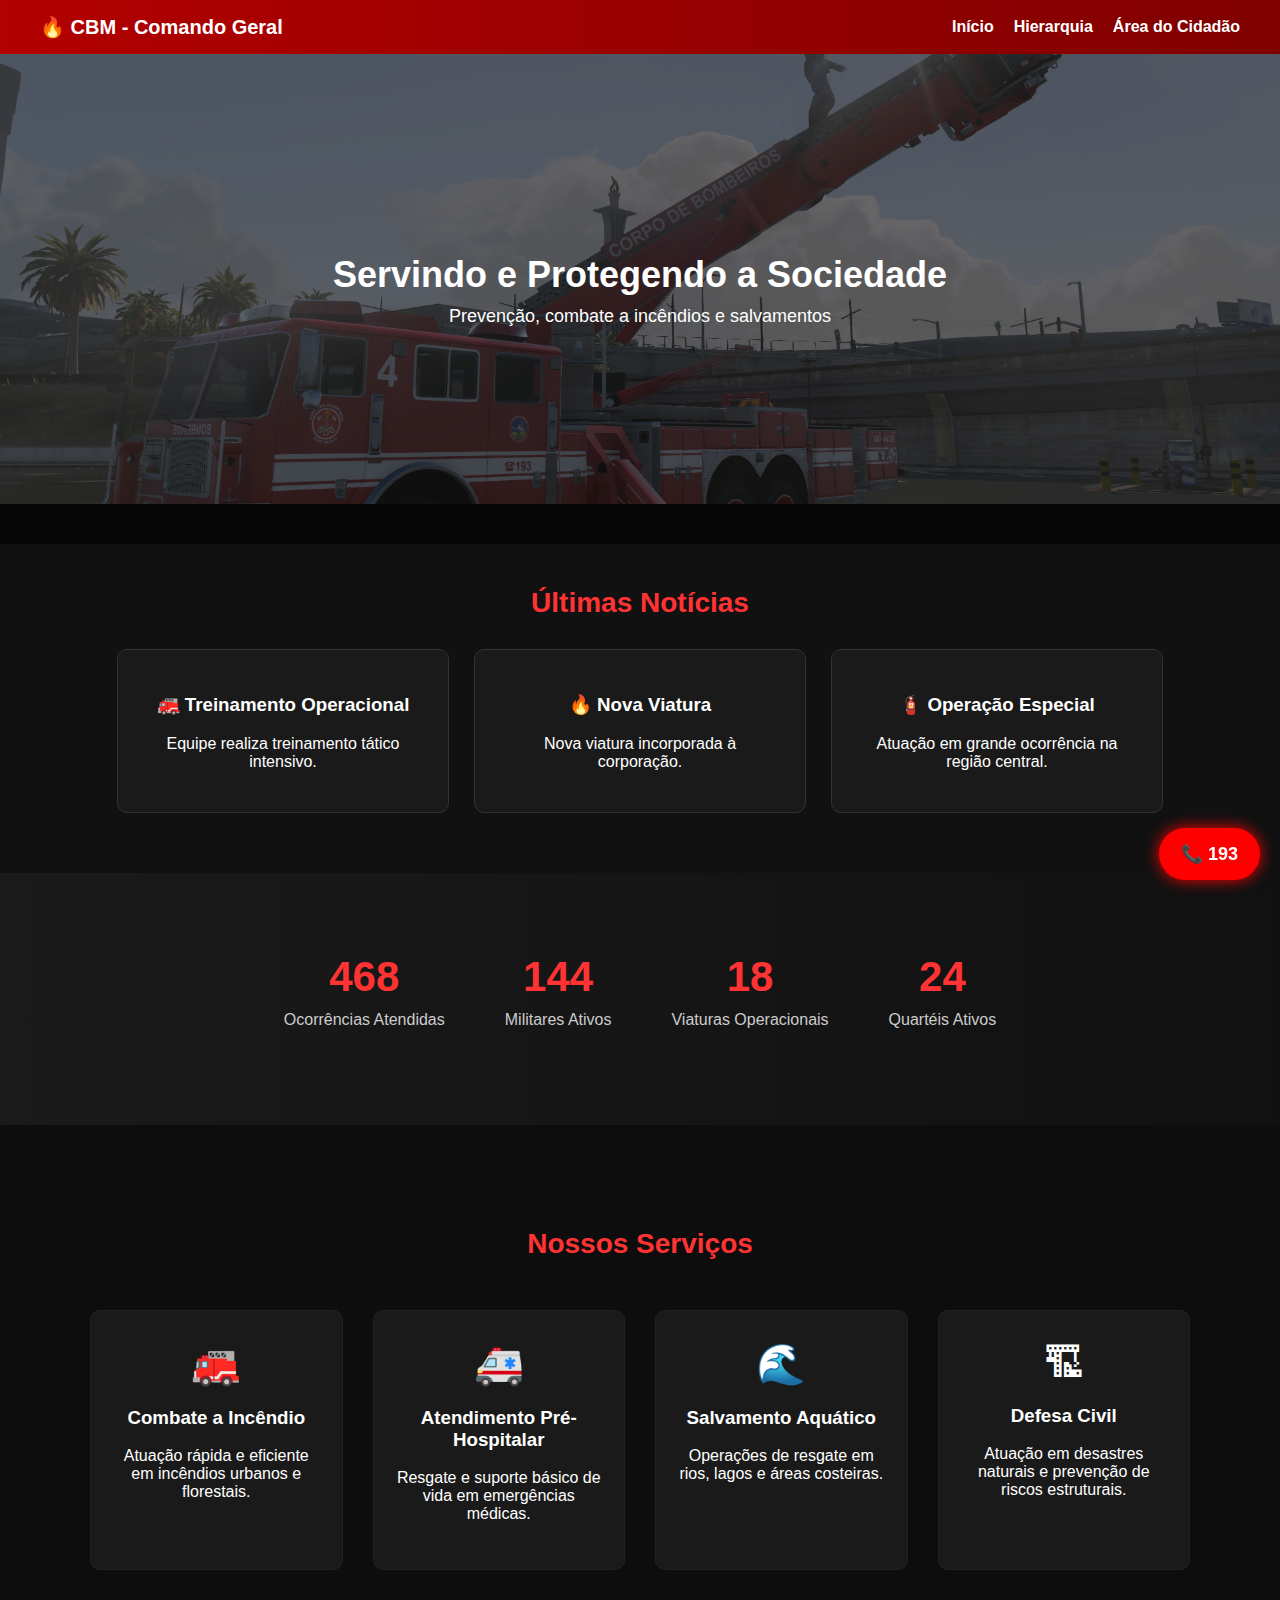
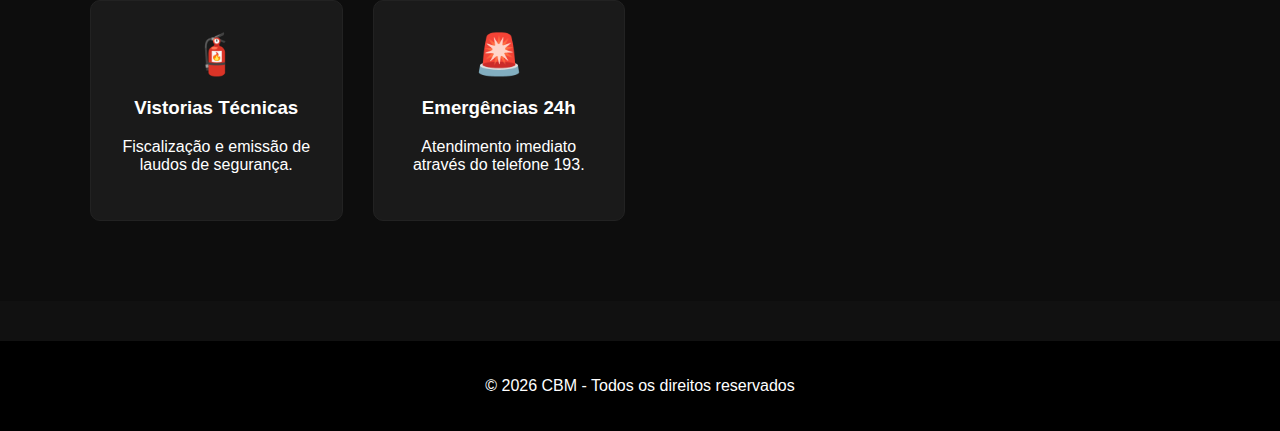
<file: index.html>
<!DOCTYPE html>
<html lang="pt-br">
<head>
<meta charset="UTF-8">
<meta name="viewport" content="width=device-width, initial-scale=1.0">
<title>CBM - Comando Geral</title>
<link rel="stylesheet" href="style.css">
</head>
<body>

<header class="topo">
    <div class="logo">🔥 CBM - Comando Geral</div>
    <nav>
        <ul>
            <li><a href="index.html">Início</a></li>
            <li><a href="hierarquia.html">Hierarquia</a></li>
            <li><a href="cidadao.html">Área do Cidadão</a></li>
        </ul>
    </nav>
</header>

<section class="hero">
    <div class="overlay">
        <h1>Servindo e Protegendo a Sociedade</h1>
        <p>Prevenção, combate a incêndios e salvamentos</p>
    </div>
</section>

<!-- NOTÍCIAS -->
<section class="noticias">
    <h2>Últimas Notícias</h2>

    <div class="cards">
        <div class="card">
            <h3>🚒 Treinamento Operacional</h3>
            <p>Equipe realiza treinamento tático intensivo.</p>
        </div>

        <div class="card">
            <h3>🔥 Nova Viatura</h3>
            <p>Nova viatura incorporada à corporação.</p>
        </div>

        <div class="card">
            <h3>🧯 Operação Especial</h3>
            <p>Atuação em grande ocorrência na região central.</p>
        </div>
    </div>
</section>

<!-- ESTATÍSTICAS -->
<section class="estatisticas">
    <div class="stat">
        <h2 class="contador" data-numero="1254">0</h2>
        <p>Ocorrências Atendidas</p>
    </div>

    <div class="stat">
        <h2 class="contador" data-numero="320">0</h2>
        <p>Militares Ativos</p>
    </div>

    <div class="stat">
        <h2 class="contador" data-numero="18">0</h2>
        <p>Viaturas Operacionais</p>
    </div>

    <div class="stat">
        <h2 class="contador" data-numero="24">0</h2>
        <p>Quartéis Ativos</p>
    </div>
</section>

<!-- SERVIÇOS -->
<section class="servicos">
    <h2>Nossos Serviços</h2>

    <div class="servicos-grid">

        <div class="servico">
            <div class="icone">🚒</div>
            <h3>Combate a Incêndio</h3>
            <p>Atuação rápida e eficiente em incêndios urbanos e florestais.</p>
        </div>

        <div class="servico">
            <div class="icone">🚑</div>
            <h3>Atendimento Pré-Hospitalar</h3>
            <p>Resgate e suporte básico de vida em emergências médicas.</p>
        </div>

        <div class="servico">
            <div class="icone">🌊</div>
            <h3>Salvamento Aquático</h3>
            <p>Operações de resgate em rios, lagos e áreas costeiras.</p>
        </div>

        <div class="servico">
            <div class="icone">🏗</div>
            <h3>Defesa Civil</h3>
            <p>Atuação em desastres naturais e prevenção de riscos estruturais.</p>
        </div>

        <div class="servico">
            <div class="icone">🧯</div>
            <h3>Vistorias Técnicas</h3>
            <p>Fiscalização e emissão de laudos de segurança.</p>
        </div>

        <div class="servico">
            <div class="icone">🚨</div>
            <h3>Emergências 24h</h3>
            <p>Atendimento imediato através do telefone 193.</p>
        </div>

    </div>
</section>

<a href="#" class="btn193">📞 193</a>

<footer>
    <p>© 2026 CBM - Todos os direitos reservados</p>
</footer>

<script src="script.js"></script>
</body>
</html>
</file>
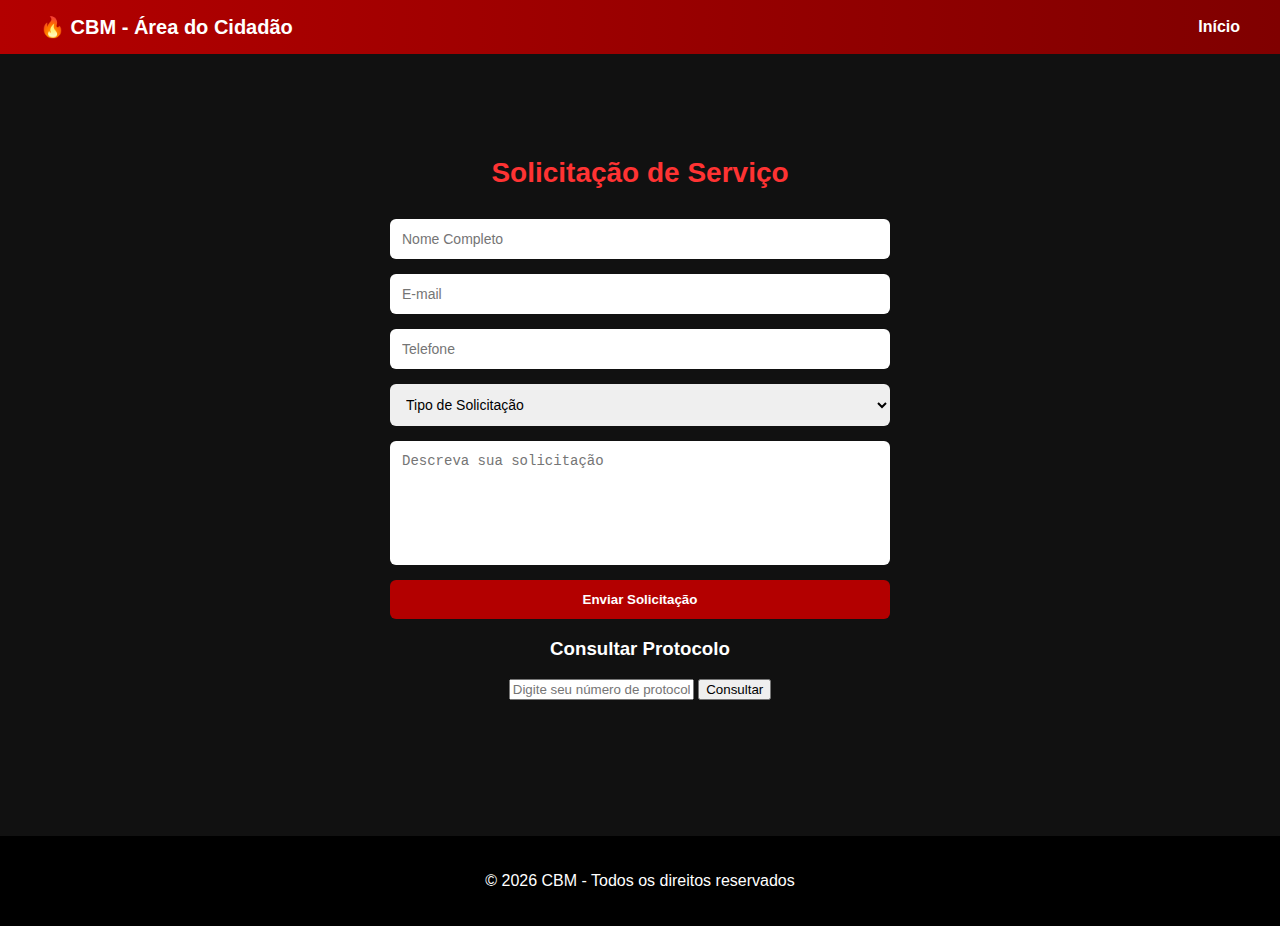
<file: cidadao.html>
<!DOCTYPE html>
<html lang="pt-br">
<head>
<meta charset="UTF-8">
<meta name="viewport" content="width=device-width, initial-scale=1.0">
<title>Área do Cidadão - CBM</title>
<link rel="stylesheet" href="style.css">
</head>
<body>

<header class="topo">
    <div class="logo">🔥 CBM - Área do Cidadão</div>
    <nav>
        <ul>
            <li><a href="index.html">Início</a></li>
        </ul>
    </nav>
</header>

<section class="cidadao">
    <h2>Solicitação de Serviço</h2>

    <form id="formSolicitacao" 
          action="https://formsubmit.co/lh274655@gmail.com" 
          method="POST"
          onsubmit="gerarProtocolo()">

        <!-- Configuração FormSubmit -->
        <input type="hidden" name="_captcha" value="false">
        <input type="hidden" name="_subject" value="Nova Solicitação - CBM">
        <input type="hidden" name="_template" value="table">
        <input type="hidden" name="Protocolo" id="protocoloHidden">

        <input type="text" name="Nome" placeholder="Nome Completo" required>
        <input type="email" name="Email" placeholder="E-mail" required>
        <input type="text" name="Telefone" placeholder="Telefone" required>

        <select name="Tipo de Solicitação" required>
            <option value="">Tipo de Solicitação</option>
            <option>Vistoria Técnica</option>
            <option>Denúncia</option>
            <option>Ocorrência</option>
            <option>Informação</option>
        </select>

        <textarea name="Descrição" placeholder="Descreva sua solicitação" required></textarea>

        <button type="submit">Enviar Solicitação</button>
    </form>

    <div class="protocolo-box">
        <h3>Consultar Protocolo</h3>
        <input type="text" id="consultaProtocolo" placeholder="Digite seu número de protocolo">
        <button onclick="consultarProtocolo()">Consultar</button>
        <p id="resultadoConsulta"></p>
    </div>

</section>

<footer>
    <p>© 2026 CBM - Todos os direitos reservados</p>
</footer>

<script>
function gerarProtocolo() {
    const protocolo = Math.floor(Math.random() * 1000000);
    document.getElementById("protocoloHidden").value = protocolo;
    alert("Solicitação enviada com sucesso!\nSeu protocolo é: " + protocolo);
}

function consultarProtocolo() {
    const numero = document.getElementById("consultaProtocolo").value;
    const resultado = document.getElementById("resultadoConsulta");

    if(numero === ""){
        resultado.innerText = "Digite um número válido.";
    } else {
        resultado.innerText = "Protocolo " + numero + " está em análise.";
    }
}
</script>

</body>
</html>
</file>
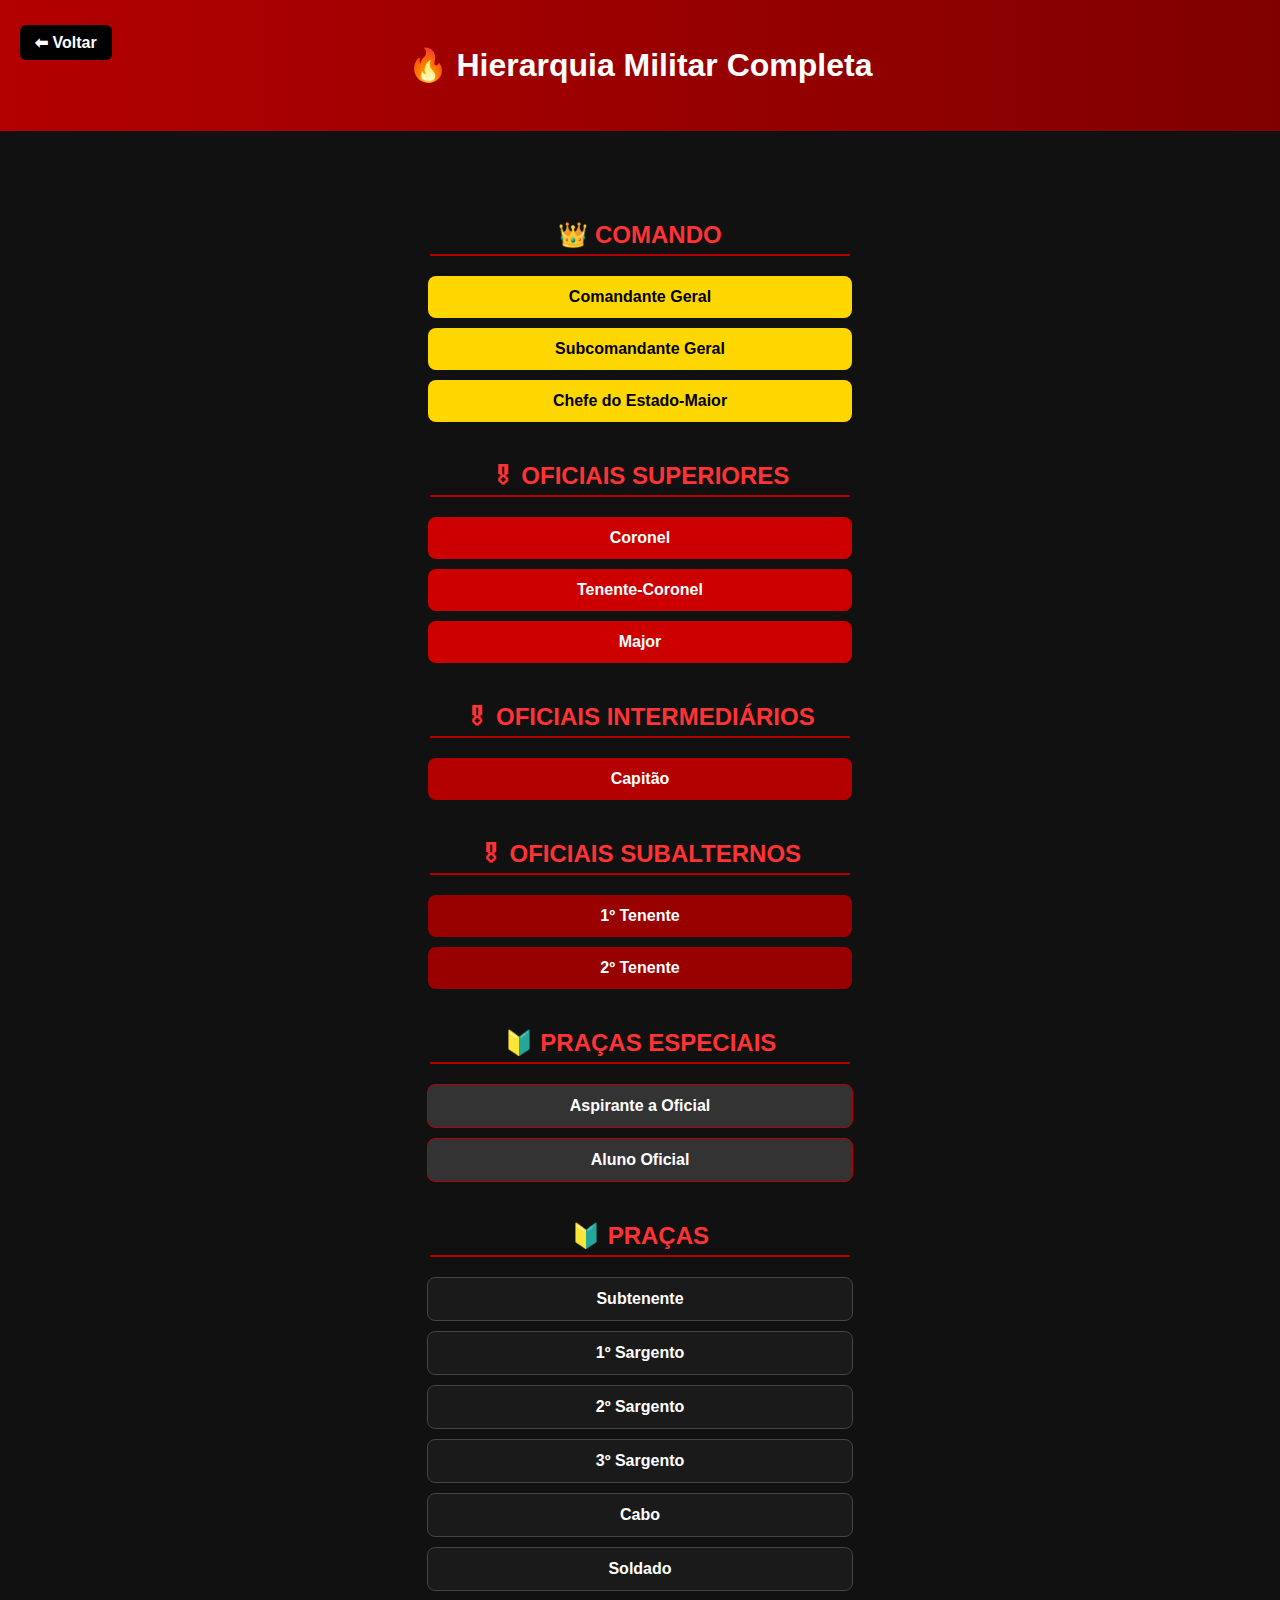
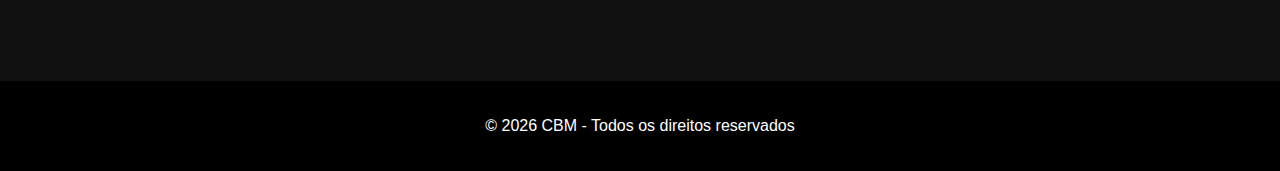
<file: hierarquia.html>
<!DOCTYPE html>
<html lang="pt-br">
<head>
<meta charset="UTF-8">
<meta name="viewport" content="width=device-width, initial-scale=1.0">
<title>Hierarquia Militar - CBM</title>

<style>
body {
    margin: 0;
    font-family: Arial, sans-serif;
    background: #111;
    color: white;
}

/* HEADER */

.header-top {
    background: linear-gradient(90deg, #b30000, #800000);
    padding: 25px;
    text-align: center;
    position: relative;
}

.btn-voltar {
    position: absolute;
    left: 20px;
    top: 25px;
    background: black;
    color: white;
    padding: 8px 15px;
    border-radius: 6px;
    text-decoration: none;
    font-weight: bold;
    transition: 0.3s;
}

.btn-voltar:hover {
    background: #333;
}

/* CONTAINER */

.hierarquia-container {
    padding: 50px 20px;
    display: flex;
    flex-direction: column;
    align-items: center;
}

.titulo-grupo {
    margin-top: 40px;
    margin-bottom: 20px;
    color: #ff3333;
    border-bottom: 2px solid #b30000;
    width: 420px;
    text-align: center;
    padding-bottom: 5px;
}

.grupo {
    display: flex;
    flex-direction: column;
    gap: 10px;
}

.cargo {
    width: 400px;
    padding: 12px;
    border-radius: 8px;
    text-align: center;
    font-weight: bold;
    transition: 0.3s;
    cursor: pointer;
}

.comando { background: gold; color: black; }
.superior { background: #cc0000; }
.intermediario { background: #b30000; }
.subalterno { background: #990000; }
.especial { background: #333; border: 1px solid #b30000; }
.praca { background: #1a1a1a; border: 1px solid #444; }

.cargo:hover {
    transform: scale(1.05);
    box-shadow: 0 0 15px red;
}

footer {
    background: black;
    text-align: center;
    padding: 20px;
    margin-top: 40px;
}
</style>

</head>
<body>

<header class="header-top">
    <a href="index.html" class="btn-voltar">⬅ Voltar</a>
    <h1>🔥 Hierarquia Militar Completa</h1>
</header>

<section class="hierarquia-container">

    <h2 class="titulo-grupo">👑 COMANDO</h2>
    <div class="grupo">
        <div class="cargo comando">Comandante Geral</div>
        <div class="cargo comando">Subcomandante Geral</div>
        <div class="cargo comando">Chefe do Estado-Maior</div>
    </div>

    <h2 class="titulo-grupo">🎖 OFICIAIS SUPERIORES</h2>
    <div class="grupo">
        <div class="cargo superior">Coronel</div>
        <div class="cargo superior">Tenente-Coronel</div>
        <div class="cargo superior">Major</div>
    </div>

    <h2 class="titulo-grupo">🎖 OFICIAIS INTERMEDIÁRIOS</h2>
    <div class="grupo">
        <div class="cargo intermediario">Capitão</div>
    </div>

    <h2 class="titulo-grupo">🎖 OFICIAIS SUBALTERNOS</h2>
    <div class="grupo">
        <div class="cargo subalterno">1º Tenente</div>
        <div class="cargo subalterno">2º Tenente</div>
    </div>

    <h2 class="titulo-grupo">🔰 PRAÇAS ESPECIAIS</h2>
    <div class="grupo">
        <div class="cargo especial">Aspirante a Oficial</div>
        <div class="cargo especial">Aluno Oficial</div>
    </div>

    <h2 class="titulo-grupo">🔰 PRAÇAS</h2>
    <div class="grupo">
        <div class="cargo praca">Subtenente</div>
        <div class="cargo praca">1º Sargento</div>
        <div class="cargo praca">2º Sargento</div>
        <div class="cargo praca">3º Sargento</div>
        <div class="cargo praca">Cabo</div>
        <div class="cargo praca">Soldado</div>
    </div>

</section>

<footer>
    <p>© 2026 CBM - Todos os direitos reservados</p>
</footer>

</body>
</html>
</file>
<file: style.css>
/* ========================= */
/* ===== CONFIG GERAL ===== */
/* ========================= */

body {
    margin: 0;
    font-family: Arial, Helvetica, sans-serif;
    background-color: #111;
    color: white;
}

h2 {
    font-size: 28px;
}

/* ========================= */
/* ===== HEADER ===== */
/* ========================= */

.topo {
    background: linear-gradient(90deg, #b30000, #800000);
    padding: 15px 40px;
    display: flex;
    justify-content: space-between;
    align-items: center;
}

.logo {
    font-size: 20px;
    font-weight: bold;
}

nav ul {
    list-style: none;
    display: flex;
    gap: 20px;
    margin: 0;
    padding: 0;
}

nav a {
    color: white;
    text-decoration: none;
    font-weight: bold;
    transition: 0.3s;
}

nav a:hover {
    color: #ff4d4d;
}

/* ========================= */
/* ===== HERO ===== */
/* ========================= */

.hero {
    background: url('banner1.jpg') center/cover no-repeat;
    height: 450px;
    position: relative;
}

.overlay {
    background: rgba(0,0,0,0.6);
    height: 100%;
    display: flex;
    flex-direction: column;
    justify-content: center;
    align-items: center;
    text-align: center;
    padding: 20px;
}

.overlay h1 {
    font-size: 36px;
    margin: 0;
}

.overlay p {
    margin-top: 10px;
    font-size: 18px;
}

/* ========================= */
/* ===== NOTÍCIAS ===== */
/* ========================= */

.noticias {
    padding: 60px 20px;
    text-align: center;
}

.noticias h2 {
    color: #ff3333;
    margin-bottom: 30px;
}

.cards {
    display: flex;
    justify-content: center;
    flex-wrap: wrap;
    gap: 25px;
}

.card {
    background: #1a1a1a;
    padding: 25px;
    border-radius: 10px;
    width: 280px;
    border: 1px solid #333;
    transition: 0.3s;
}

.card:hover {
    transform: translateY(-8px);
    box-shadow: 0 0 20px #b30000;
}

/* ========================= */
/* ===== ESTATÍSTICAS ===== */
/* ========================= */

.estatisticas {
    display: flex;
    justify-content: center;
    flex-wrap: wrap;
    gap: 60px;
    padding: 80px 20px;
    background: linear-gradient(90deg, #1a1a1a, #111);
    text-align: center;
}

.stat h2 {
    font-size: 42px;
    margin: 0;
    color: #ff3333;
}

.stat p {
    margin-top: 10px;
    color: #ccc;
}

/* ========================= */
/* ===== SERVIÇOS ===== */
/* ========================= */

.servicos {
    padding: 80px 20px;
    text-align: center;
    background: #0d0d0d;
}

.servicos h2 {
    color: #ff3333;
    margin-bottom: 50px;
}

.servicos-grid {
    display: grid;
    grid-template-columns: repeat(auto-fit, minmax(250px, 1fr));
    gap: 30px;
    max-width: 1100px;
    margin: auto;
}

.servico {
    background: #1a1a1a;
    padding: 30px 20px;
    border-radius: 10px;
    border: 1px solid #222;
    transition: 0.3s;
}

.servico:hover {
    transform: translateY(-8px);
    box-shadow: 0 0 20px #b30000;
}

.icone {
    font-size: 40px;
    margin-bottom: 15px;
}

/* ========================= */
/* ===== ÁREA DO CIDADÃO ===== */
/* ========================= */

.cidadao {
    padding: 80px 20px;
    text-align: center;
}

.cidadao h2 {
    color: #ff3333;
    margin-bottom: 30px;
}

form {
    max-width: 500px;
    margin: auto;
    display: flex;
    flex-direction: column;
    gap: 15px;
}

form input,
form select,
form textarea {
    padding: 12px;
    border-radius: 6px;
    border: none;
    outline: none;
    font-size: 14px;
}

form textarea {
    height: 100px;
    resize: none;
}

form button {
    background: #b30000;
    color: white;
    padding: 12px;
    border: none;
    border-radius: 6px;
    cursor: pointer;
    font-weight: bold;
    transition: 0.3s;
}

form button:hover {
    background: #ff1a1a;
}

/* HISTÓRICO */

.historico {
    margin-top: 60px;
    max-width: 600px;
    margin-left: auto;
    margin-right: auto;
    text-align: left;
}

.historico h3 {
    color: #ff3333;
    margin-bottom: 20px;
}

#listaSolicitacoes {
    list-style: none;
    padding: 0;
}

#listaSolicitacoes li {
    background: #1a1a1a;
    padding: 15px;
    border-radius: 6px;
    margin-bottom: 15px;
    border: 1px solid #333;
}

/* ========================= */
/* ===== BOTÃO 193 ===== */
/* ========================= */

.btn193 {
    position: fixed;
    bottom: 20px;
    right: 20px;
    background: red;
    color: white;
    padding: 15px 22px;
    border-radius: 50px;
    text-decoration: none;
    font-weight: bold;
    font-size: 18px;
    animation: piscar 1s infinite;
    box-shadow: 0 0 15px red;
    z-index: 999;
}

@keyframes piscar {
    0% { opacity: 1; }
    50% { opacity: 0.4; }
    100% { opacity: 1; }
}

/* ========================= */
/* ===== FOOTER ===== */
/* ========================= */

footer {
    background: black;
    text-align: center;
    padding: 20px;
    margin-top: 40px;
}
</file>
